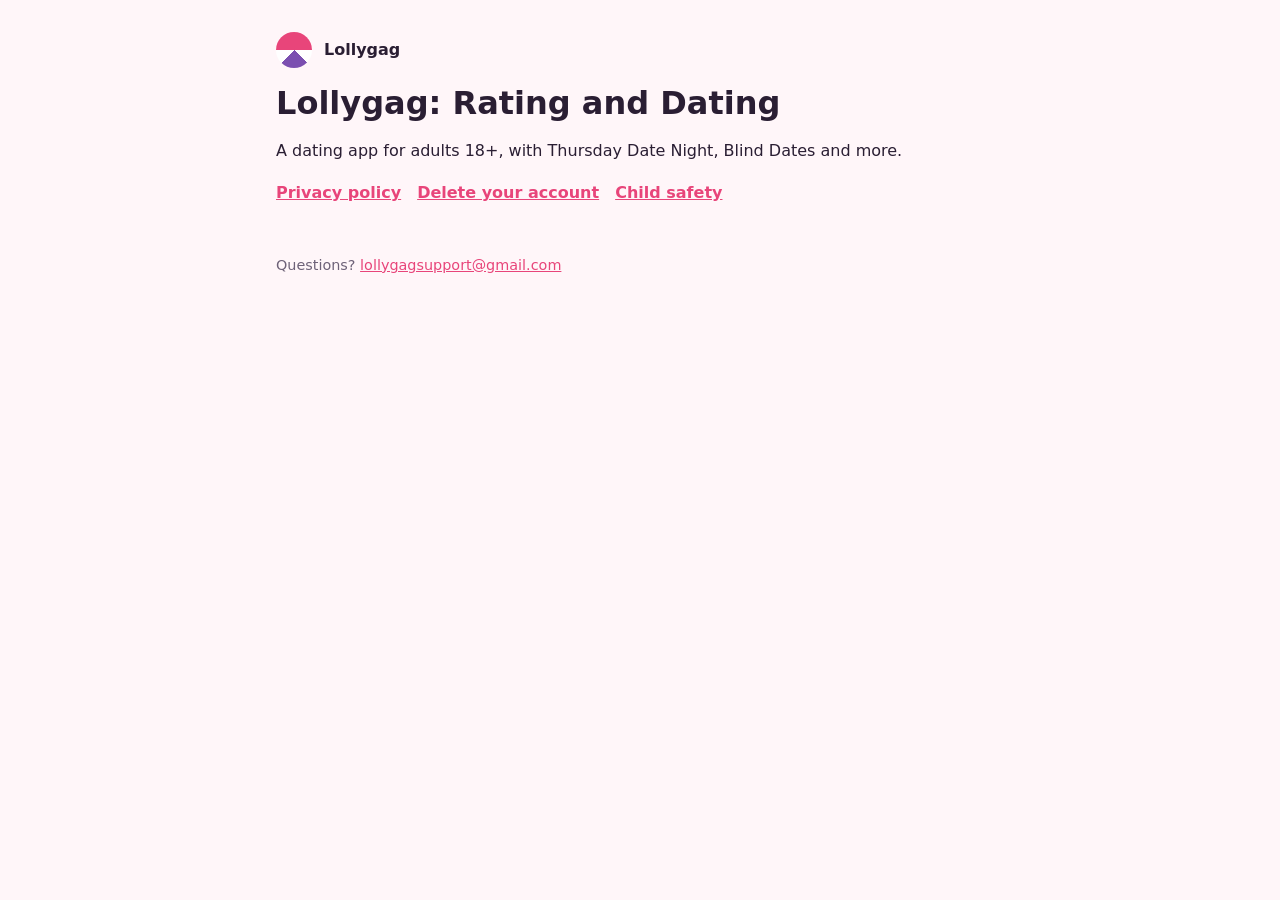
<file: index.html>
<!doctype html>
<html lang="en"><head><meta charset="utf-8"><meta name="viewport" content="width=device-width,initial-scale=1">
<title>Lollygag</title><link rel="stylesheet" href="style.css"></head>
<body><main>
<header><div class="dot" aria-hidden="true"></div><strong>Lollygag</strong></header>
<h1>Lollygag: Rating and Dating</h1>
<p>A dating app for adults 18+, with Thursday Date Night, Blind Dates and more.</p>
<nav><a href="privacy.html">Privacy policy</a><a href="delete-account.html">Delete your account</a><a href="child-safety.html">Child safety</a></nav>
<footer>Questions? <a href="mailto:lollygagsupport@gmail.com">lollygagsupport@gmail.com</a></footer>
</main></body></html>
</file>
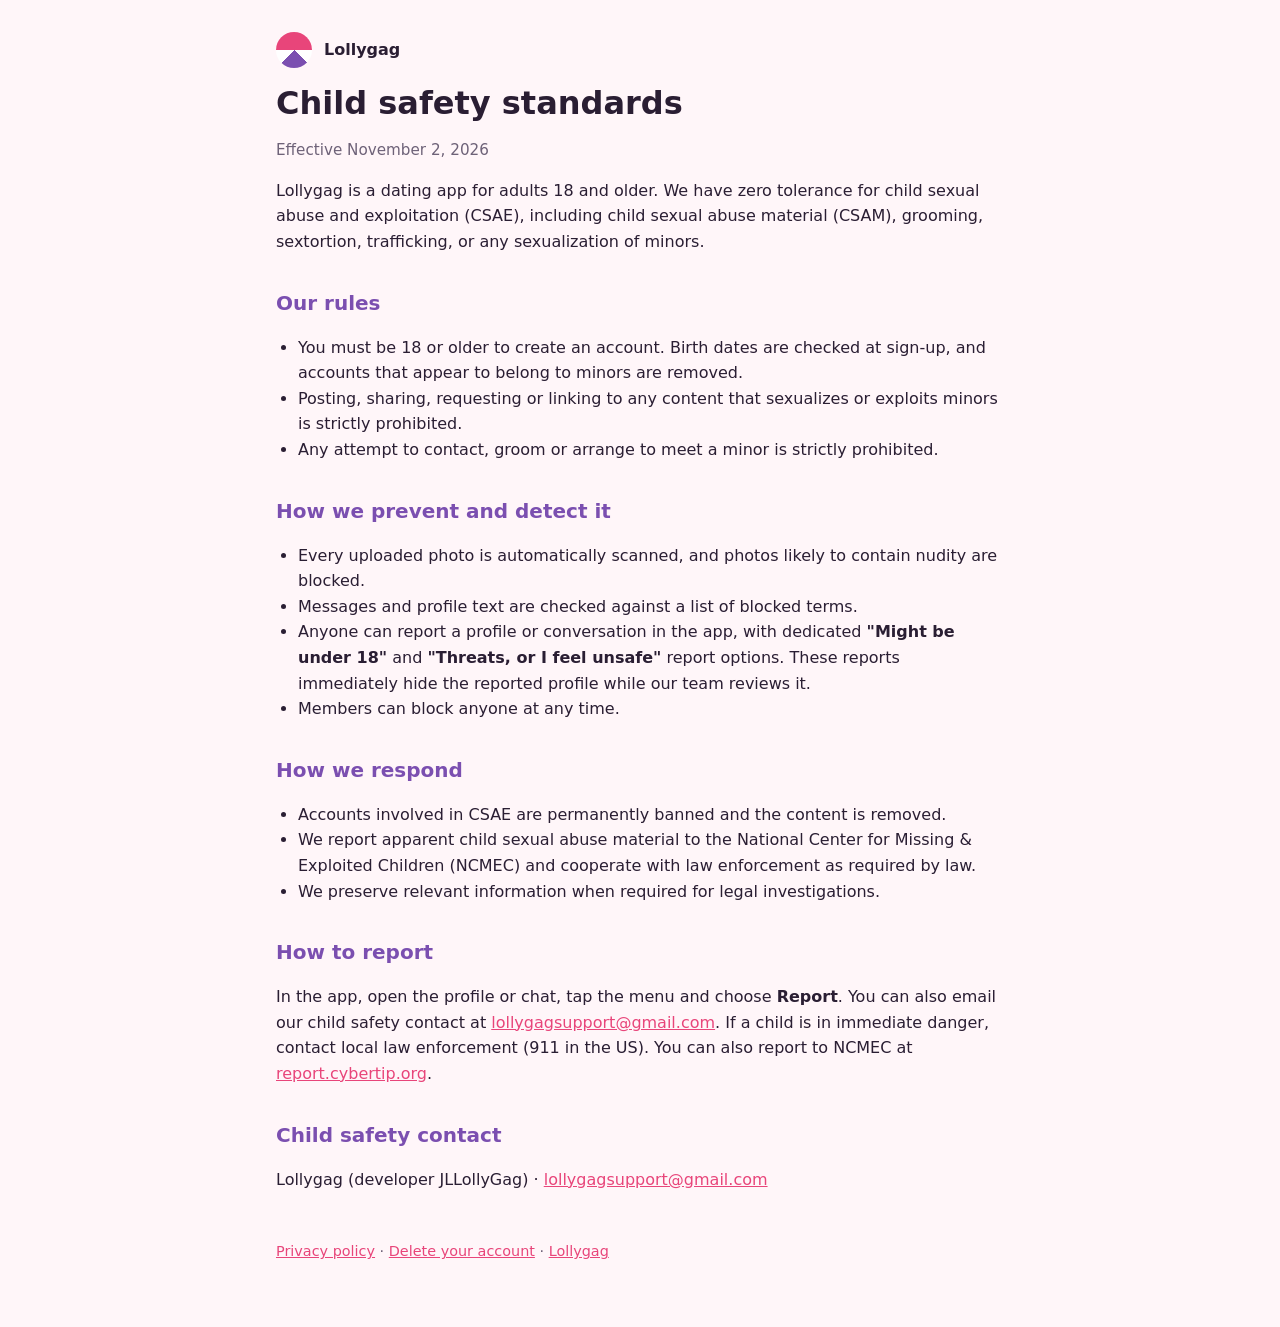
<file: child-safety.html>
<!doctype html>
<html lang="en"><head><meta charset="utf-8"><meta name="viewport" content="width=device-width,initial-scale=1">
<title>Lollygag Child Safety Standards</title><link rel="stylesheet" href="style.css"></head>
<body><main>
<header><div class="dot" aria-hidden="true"></div><strong>Lollygag</strong></header>
<h1>Child safety standards</h1>
<p class="muted">Effective November 2, 2026</p>

<p>Lollygag is a dating app for adults 18 and older. We have zero tolerance for child sexual abuse and exploitation (CSAE), including child sexual abuse material (CSAM), grooming, sextortion, trafficking, or any sexualization of minors.</p>

<h2>Our rules</h2>
<ul>
<li>You must be 18 or older to create an account. Birth dates are checked at sign-up, and accounts that appear to belong to minors are removed.</li>
<li>Posting, sharing, requesting or linking to any content that sexualizes or exploits minors is strictly prohibited.</li>
<li>Any attempt to contact, groom or arrange to meet a minor is strictly prohibited.</li>
</ul>

<h2>How we prevent and detect it</h2>
<ul>
<li>Every uploaded photo is automatically scanned, and photos likely to contain nudity are blocked.</li>
<li>Messages and profile text are checked against a list of blocked terms.</li>
<li>Anyone can report a profile or conversation in the app, with dedicated <strong>"Might be under 18"</strong> and <strong>"Threats, or I feel unsafe"</strong> report options. These reports immediately hide the reported profile while our team reviews it.</li>
<li>Members can block anyone at any time.</li>
</ul>

<h2>How we respond</h2>
<ul>
<li>Accounts involved in CSAE are permanently banned and the content is removed.</li>
<li>We report apparent child sexual abuse material to the National Center for Missing &amp; Exploited Children (NCMEC) and cooperate with law enforcement as required by law.</li>
<li>We preserve relevant information when required for legal investigations.</li>
</ul>

<h2>How to report</h2>
<p>In the app, open the profile or chat, tap the menu and choose <strong>Report</strong>. You can also email our child safety contact at <a href="mailto:lollygagsupport@gmail.com?subject=Child%20safety%20report">lollygagsupport@gmail.com</a>. If a child is in immediate danger, contact local law enforcement (911 in the US). You can also report to NCMEC at <a href="https://report.cybertip.org">report.cybertip.org</a>.</p>

<h2>Child safety contact</h2>
<p>Lollygag (developer JLLollyGag) · <a href="mailto:lollygagsupport@gmail.com">lollygagsupport@gmail.com</a></p>

<footer><a href="privacy.html">Privacy policy</a> · <a href="delete-account.html">Delete your account</a> · <a href="index.html">Lollygag</a></footer>
</main></body></html>
</file>
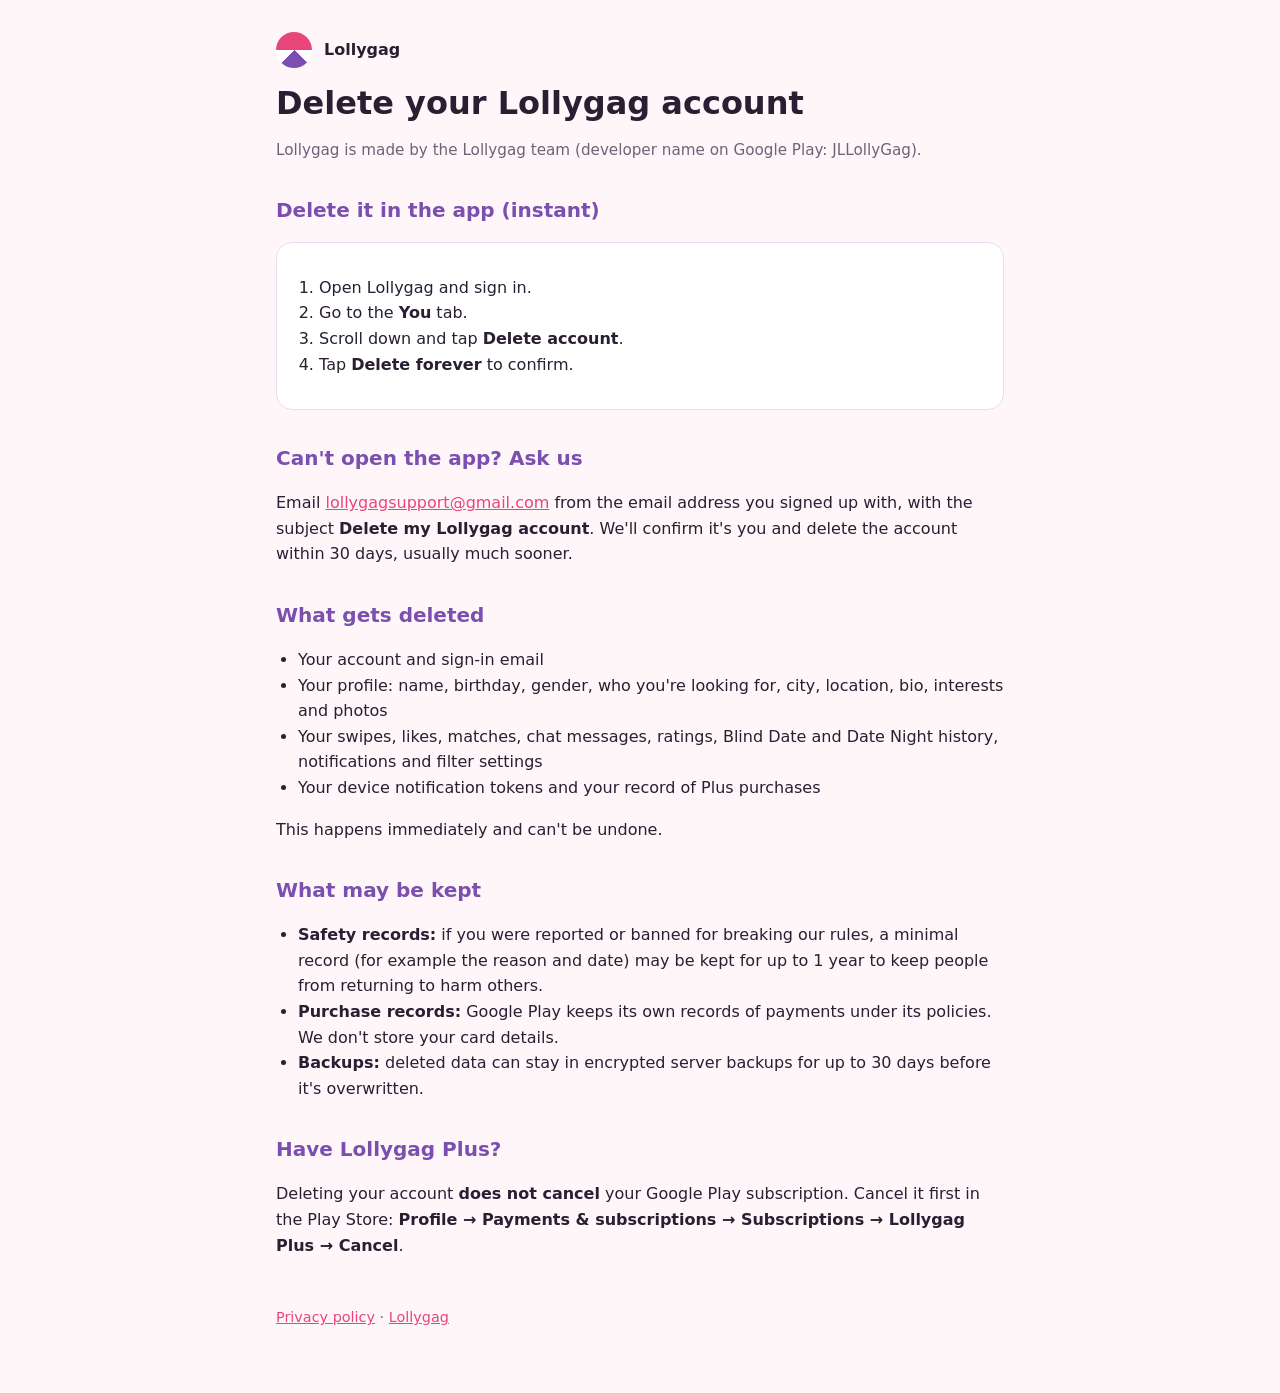
<file: delete-account.html>
<!doctype html>
<html lang="en"><head><meta charset="utf-8"><meta name="viewport" content="width=device-width,initial-scale=1">
<title>Delete Your Lollygag Account</title><link rel="stylesheet" href="style.css"></head>
<body><main>
<header><div class="dot" aria-hidden="true"></div><strong>Lollygag</strong></header>
<h1>Delete your Lollygag account</h1>
<p class="muted">Lollygag is made by the Lollygag team (developer name on Google Play: JLLollyGag).</p>

<h2>Delete it in the app (instant)</h2>
<div class="card"><ol>
<li>Open Lollygag and sign in.</li>
<li>Go to the <strong>You</strong> tab.</li>
<li>Scroll down and tap <strong>Delete account</strong>.</li>
<li>Tap <strong>Delete forever</strong> to confirm.</li>
</ol></div>

<h2>Can't open the app? Ask us</h2>
<p>Email <a href="mailto:lollygagsupport@gmail.com?subject=Delete%20my%20Lollygag%20account">lollygagsupport@gmail.com</a> from the email address you signed up with, with the subject <strong>Delete my Lollygag account</strong>. We'll confirm it's you and delete the account within 30 days, usually much sooner.</p>

<h2>What gets deleted</h2>
<ul>
<li>Your account and sign-in email</li>
<li>Your profile: name, birthday, gender, who you're looking for, city, location, bio, interests and photos</li>
<li>Your swipes, likes, matches, chat messages, ratings, Blind Date and Date Night history, notifications and filter settings</li>
<li>Your device notification tokens and your record of Plus purchases</li>
</ul>
<p>This happens immediately and can't be undone.</p>

<h2>What may be kept</h2>
<ul>
<li><strong>Safety records:</strong> if you were reported or banned for breaking our rules, a minimal record (for example the reason and date) may be kept for up to 1 year to keep people from returning to harm others.</li>
<li><strong>Purchase records:</strong> Google Play keeps its own records of payments under its policies. We don't store your card details.</li>
<li><strong>Backups:</strong> deleted data can stay in encrypted server backups for up to 30 days before it's overwritten.</li>
</ul>

<h2>Have Lollygag Plus?</h2>
<p>Deleting your account <strong>does not cancel</strong> your Google Play subscription. Cancel it first in the Play Store: <strong>Profile → Payments &amp; subscriptions → Subscriptions → Lollygag Plus → Cancel</strong>.</p>

<footer><a href="privacy.html">Privacy policy</a> · <a href="index.html">Lollygag</a></footer>
</main></body></html>
</file>
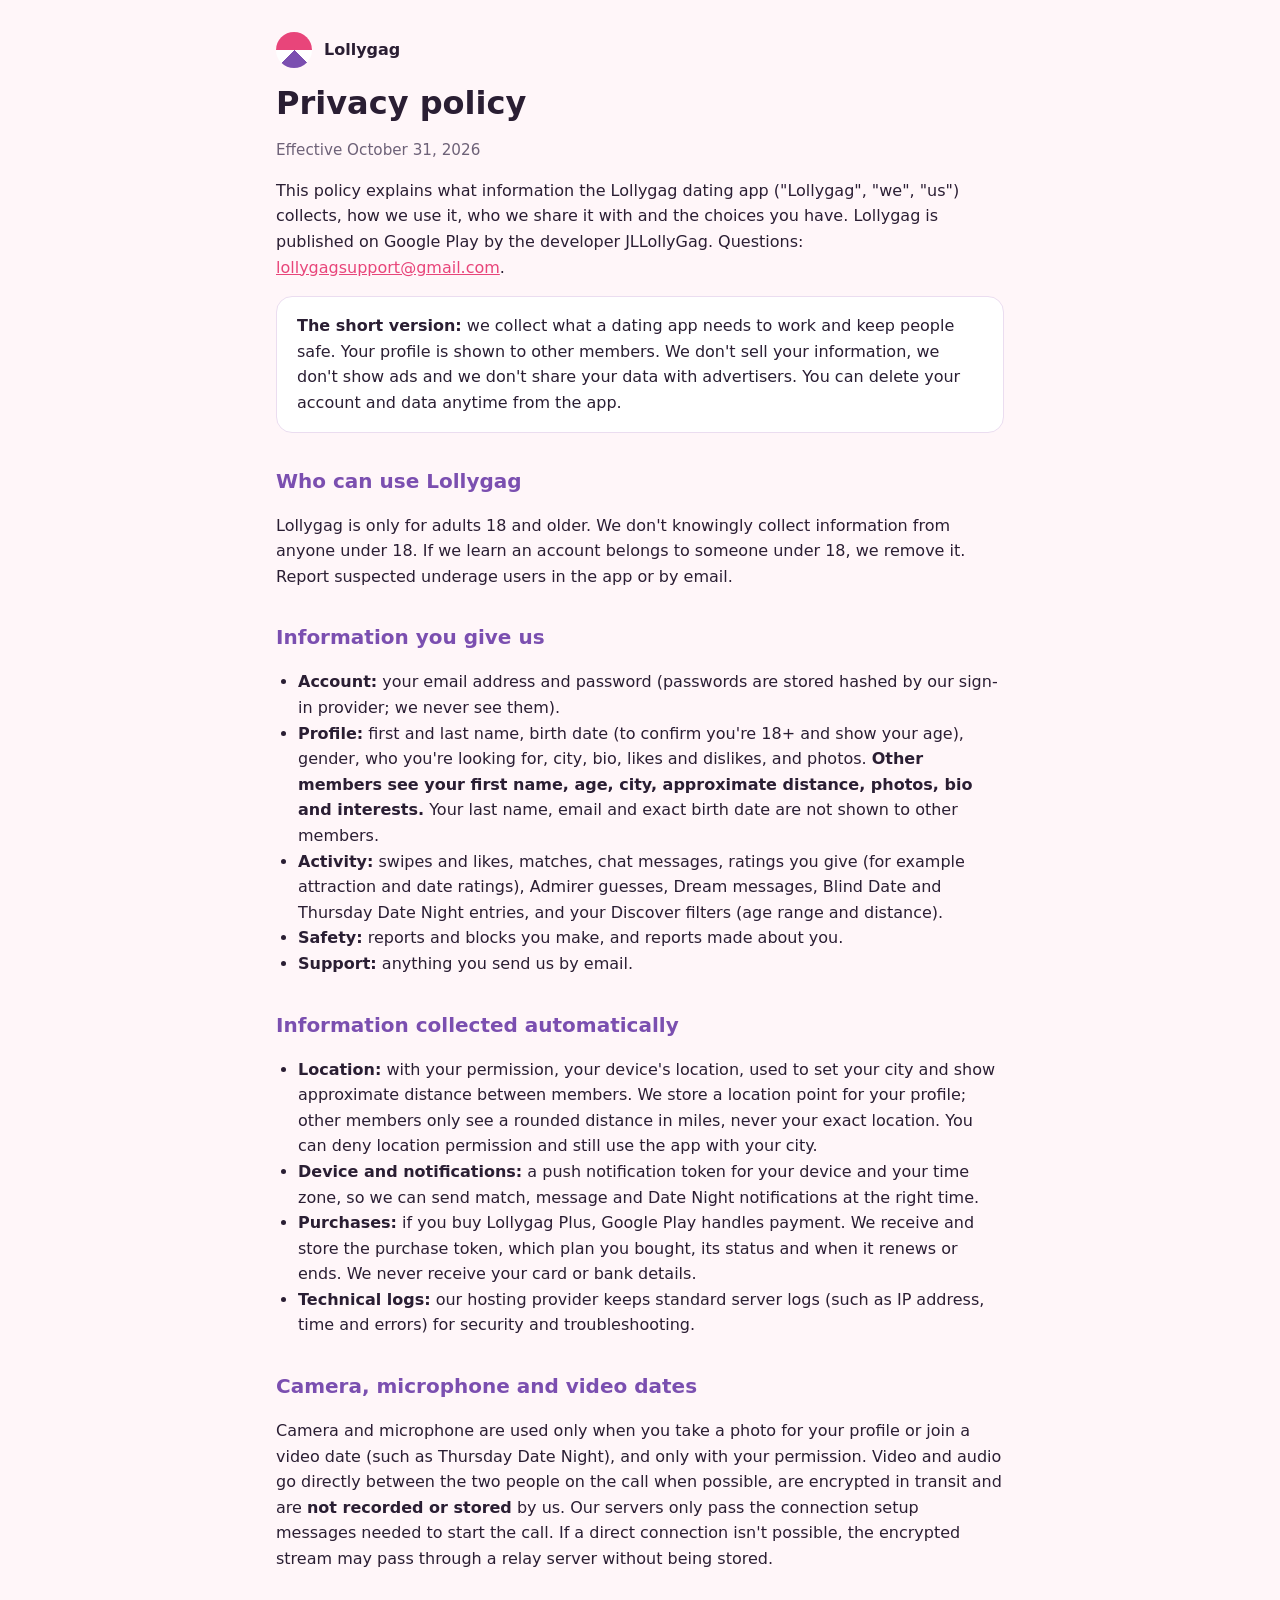
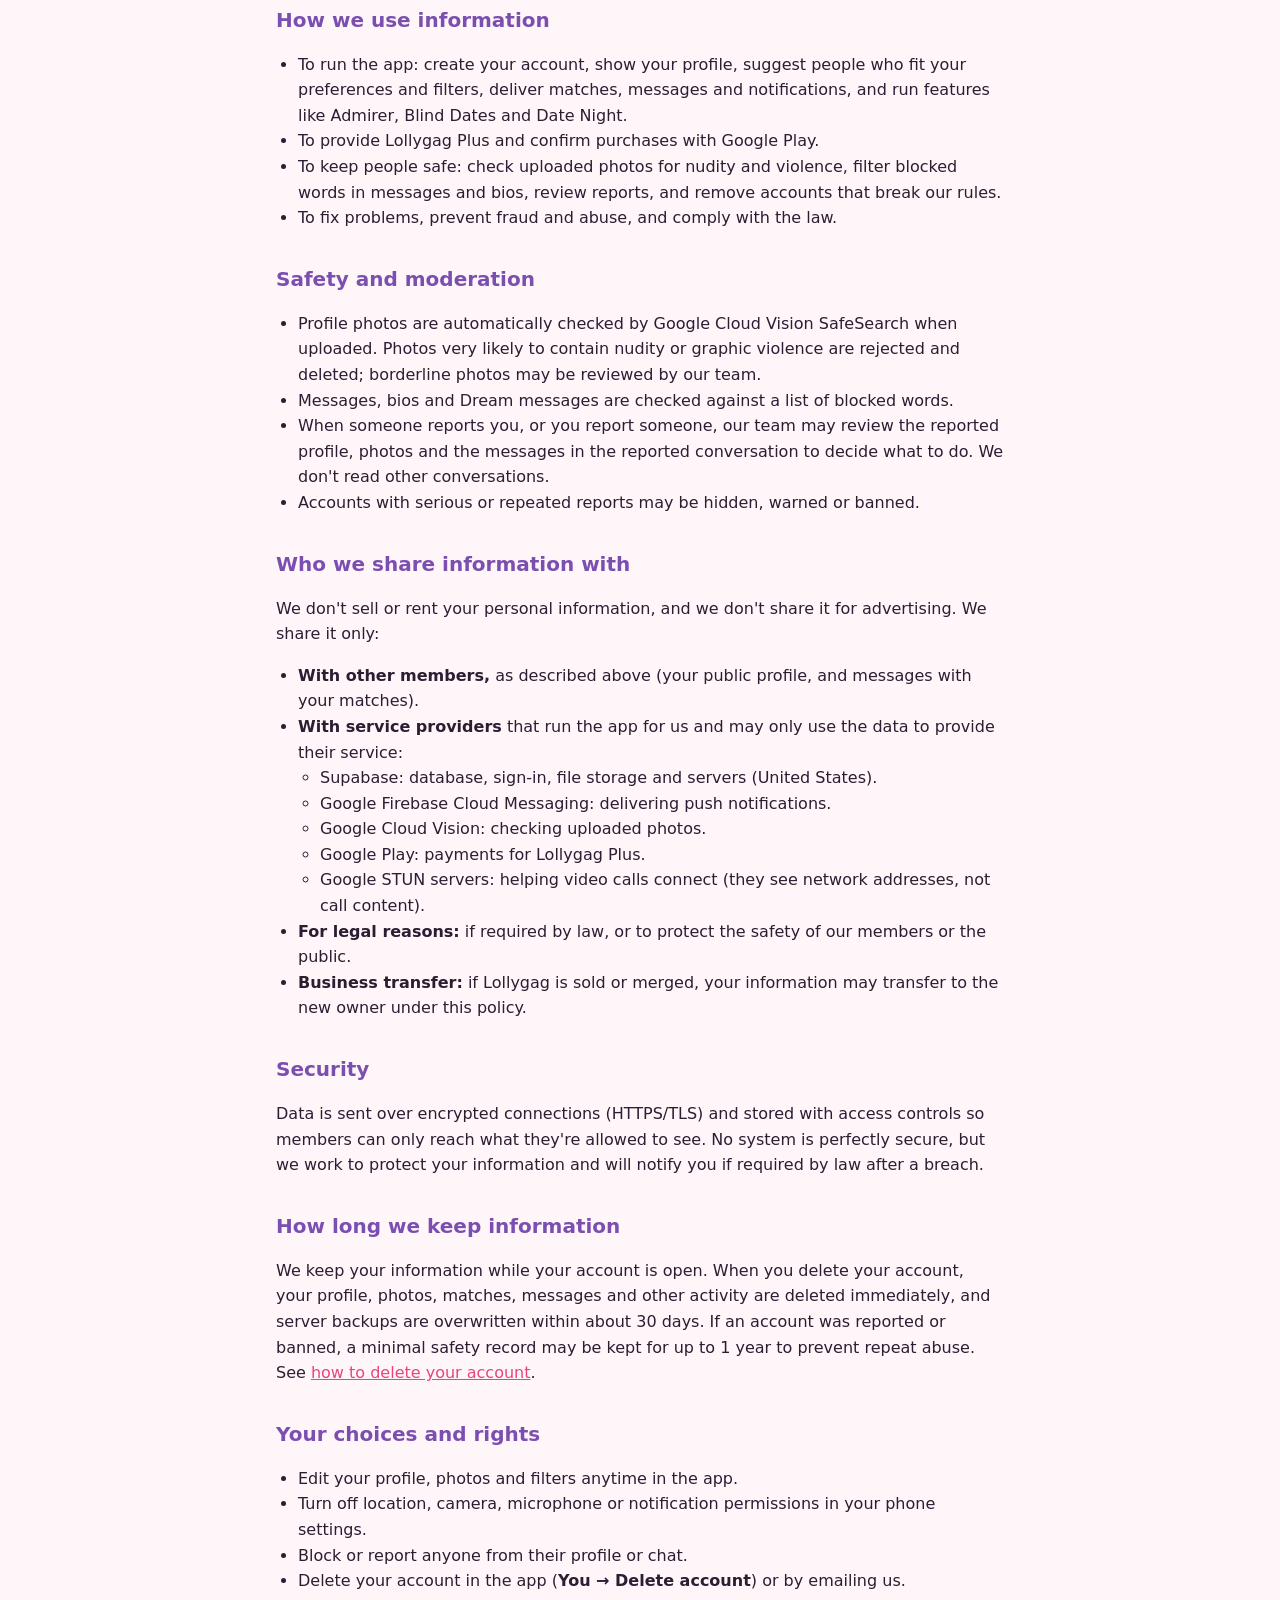
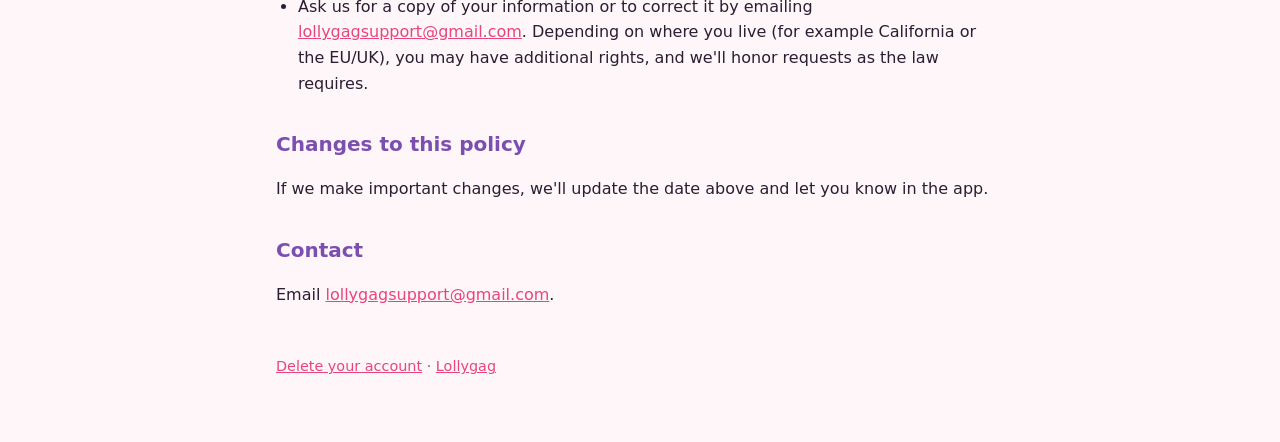
<file: privacy.html>
<!doctype html>
<html lang="en"><head><meta charset="utf-8"><meta name="viewport" content="width=device-width,initial-scale=1">
<title>Lollygag Privacy Policy</title><link rel="stylesheet" href="style.css"></head>
<body><main>
<header><div class="dot" aria-hidden="true"></div><strong>Lollygag</strong></header>
<h1>Privacy policy</h1>
<p class="muted">Effective October 31, 2026</p>

<p>This policy explains what information the Lollygag dating app ("Lollygag", "we", "us") collects, how we use it, who we share it with and the choices you have. Lollygag is published on Google Play by the developer JLLollyGag. Questions: <a href="mailto:lollygagsupport@gmail.com">lollygagsupport@gmail.com</a>.</p>

<div class="card"><strong>The short version:</strong> we collect what a dating app needs to work and keep people safe. Your profile is shown to other members. We don't sell your information, we don't show ads and we don't share your data with advertisers. You can delete your account and data anytime from the app.</div>

<h2>Who can use Lollygag</h2>
<p>Lollygag is only for adults 18 and older. We don't knowingly collect information from anyone under 18. If we learn an account belongs to someone under 18, we remove it. Report suspected underage users in the app or by email.</p>

<h2>Information you give us</h2>
<ul>
<li><strong>Account:</strong> your email address and password (passwords are stored hashed by our sign-in provider; we never see them).</li>
<li><strong>Profile:</strong> first and last name, birth date (to confirm you're 18+ and show your age), gender, who you're looking for, city, bio, likes and dislikes, and photos. <strong>Other members see your first name, age, city, approximate distance, photos, bio and interests.</strong> Your last name, email and exact birth date are not shown to other members.</li>
<li><strong>Activity:</strong> swipes and likes, matches, chat messages, ratings you give (for example attraction and date ratings), Admirer guesses, Dream messages, Blind Date and Thursday Date Night entries, and your Discover filters (age range and distance).</li>
<li><strong>Safety:</strong> reports and blocks you make, and reports made about you.</li>
<li><strong>Support:</strong> anything you send us by email.</li>
</ul>

<h2>Information collected automatically</h2>
<ul>
<li><strong>Location:</strong> with your permission, your device's location, used to set your city and show approximate distance between members. We store a location point for your profile; other members only see a rounded distance in miles, never your exact location. You can deny location permission and still use the app with your city.</li>
<li><strong>Device and notifications:</strong> a push notification token for your device and your time zone, so we can send match, message and Date Night notifications at the right time.</li>
<li><strong>Purchases:</strong> if you buy Lollygag Plus, Google Play handles payment. We receive and store the purchase token, which plan you bought, its status and when it renews or ends. We never receive your card or bank details.</li>
<li><strong>Technical logs:</strong> our hosting provider keeps standard server logs (such as IP address, time and errors) for security and troubleshooting.</li>
</ul>

<h2>Camera, microphone and video dates</h2>
<p>Camera and microphone are used only when you take a photo for your profile or join a video date (such as Thursday Date Night), and only with your permission. Video and audio go directly between the two people on the call when possible, are encrypted in transit and are <strong>not recorded or stored</strong> by us. Our servers only pass the connection setup messages needed to start the call. If a direct connection isn't possible, the encrypted stream may pass through a relay server without being stored.</p>

<h2>How we use information</h2>
<ul>
<li>To run the app: create your account, show your profile, suggest people who fit your preferences and filters, deliver matches, messages and notifications, and run features like Admirer, Blind Dates and Date Night.</li>
<li>To provide Lollygag Plus and confirm purchases with Google Play.</li>
<li>To keep people safe: check uploaded photos for nudity and violence, filter blocked words in messages and bios, review reports, and remove accounts that break our rules.</li>
<li>To fix problems, prevent fraud and abuse, and comply with the law.</li>
</ul>

<h2>Safety and moderation</h2>
<ul>
<li>Profile photos are automatically checked by Google Cloud Vision SafeSearch when uploaded. Photos very likely to contain nudity or graphic violence are rejected and deleted; borderline photos may be reviewed by our team.</li>
<li>Messages, bios and Dream messages are checked against a list of blocked words.</li>
<li>When someone reports you, or you report someone, our team may review the reported profile, photos and the messages in the reported conversation to decide what to do. We don't read other conversations.</li>
<li>Accounts with serious or repeated reports may be hidden, warned or banned.</li>
</ul>

<h2>Who we share information with</h2>
<p>We don't sell or rent your personal information, and we don't share it for advertising. We share it only:</p>
<ul>
<li><strong>With other members,</strong> as described above (your public profile, and messages with your matches).</li>
<li><strong>With service providers</strong> that run the app for us and may only use the data to provide their service:
  <ul>
  <li>Supabase: database, sign-in, file storage and servers (United States).</li>
  <li>Google Firebase Cloud Messaging: delivering push notifications.</li>
  <li>Google Cloud Vision: checking uploaded photos.</li>
  <li>Google Play: payments for Lollygag Plus.</li>
  <li>Google STUN servers: helping video calls connect (they see network addresses, not call content).</li>
  </ul></li>
<li><strong>For legal reasons:</strong> if required by law, or to protect the safety of our members or the public.</li>
<li><strong>Business transfer:</strong> if Lollygag is sold or merged, your information may transfer to the new owner under this policy.</li>
</ul>

<h2>Security</h2>
<p>Data is sent over encrypted connections (HTTPS/TLS) and stored with access controls so members can only reach what they're allowed to see. No system is perfectly secure, but we work to protect your information and will notify you if required by law after a breach.</p>

<h2>How long we keep information</h2>
<p>We keep your information while your account is open. When you delete your account, your profile, photos, matches, messages and other activity are deleted immediately, and server backups are overwritten within about 30 days. If an account was reported or banned, a minimal safety record may be kept for up to 1 year to prevent repeat abuse. See <a href="delete-account.html">how to delete your account</a>.</p>

<h2>Your choices and rights</h2>
<ul>
<li>Edit your profile, photos and filters anytime in the app.</li>
<li>Turn off location, camera, microphone or notification permissions in your phone settings.</li>
<li>Block or report anyone from their profile or chat.</li>
<li>Delete your account in the app (<strong>You → Delete account</strong>) or by emailing us.</li>
<li>Ask us for a copy of your information or to correct it by emailing <a href="mailto:lollygagsupport@gmail.com">lollygagsupport@gmail.com</a>. Depending on where you live (for example California or the EU/UK), you may have additional rights, and we'll honor requests as the law requires.</li>
</ul>

<h2>Changes to this policy</h2>
<p>If we make important changes, we'll update the date above and let you know in the app.</p>

<h2>Contact</h2>
<p>Email <a href="mailto:lollygagsupport@gmail.com">lollygagsupport@gmail.com</a>.</p>

<footer><a href="delete-account.html">Delete your account</a> · <a href="index.html">Lollygag</a></footer>
</main></body></html>
</file>
<file: style.css>
:root{--bg:#FFF6F9;--ink:#2A1E33;--muted:#6E6278;--candy:#E8457A;--grape:#7B4FB0;--card:#FFFFFF;--line:#EBDDF0}
@media (prefers-color-scheme:dark){:root{--bg:#19131F;--ink:#F3ECF7;--muted:#B5A9BF;--candy:#FF6F9C;--grape:#B28AE6;--card:#231B2B;--line:#362C41}}
*{box-sizing:border-box}
body{margin:0;background:var(--bg);color:var(--ink);font:16px/1.6 system-ui,-apple-system,"Segoe UI",Roboto,sans-serif}
main{max-width:760px;margin:0 auto;padding:32px 16px 64px}
header{display:flex;align-items:center;gap:12px;margin-bottom:8px}
.dot{width:36px;height:36px;border-radius:50%;background:conic-gradient(var(--candy) 0 25%,#fff 0 37%,var(--grape) 0 62%,#fff 0 75%,var(--candy) 0)}
h1{font-size:2rem;line-height:1.2;margin:16px 0 4px}
h2{font-size:1.25rem;margin:32px 0 8px;color:var(--grape)}
p,li{color:var(--ink)}
.muted{color:var(--muted);font-size:.95rem}
.card{background:var(--card);border:1px solid var(--line);border-radius:16px;padding:16px 20px;margin:16px 0}
a{color:var(--candy)}
ol,ul{padding-left:22px}
nav a{margin-right:16px;font-weight:600}
footer{margin-top:48px;font-size:.9rem;color:var(--muted)}
</file>
